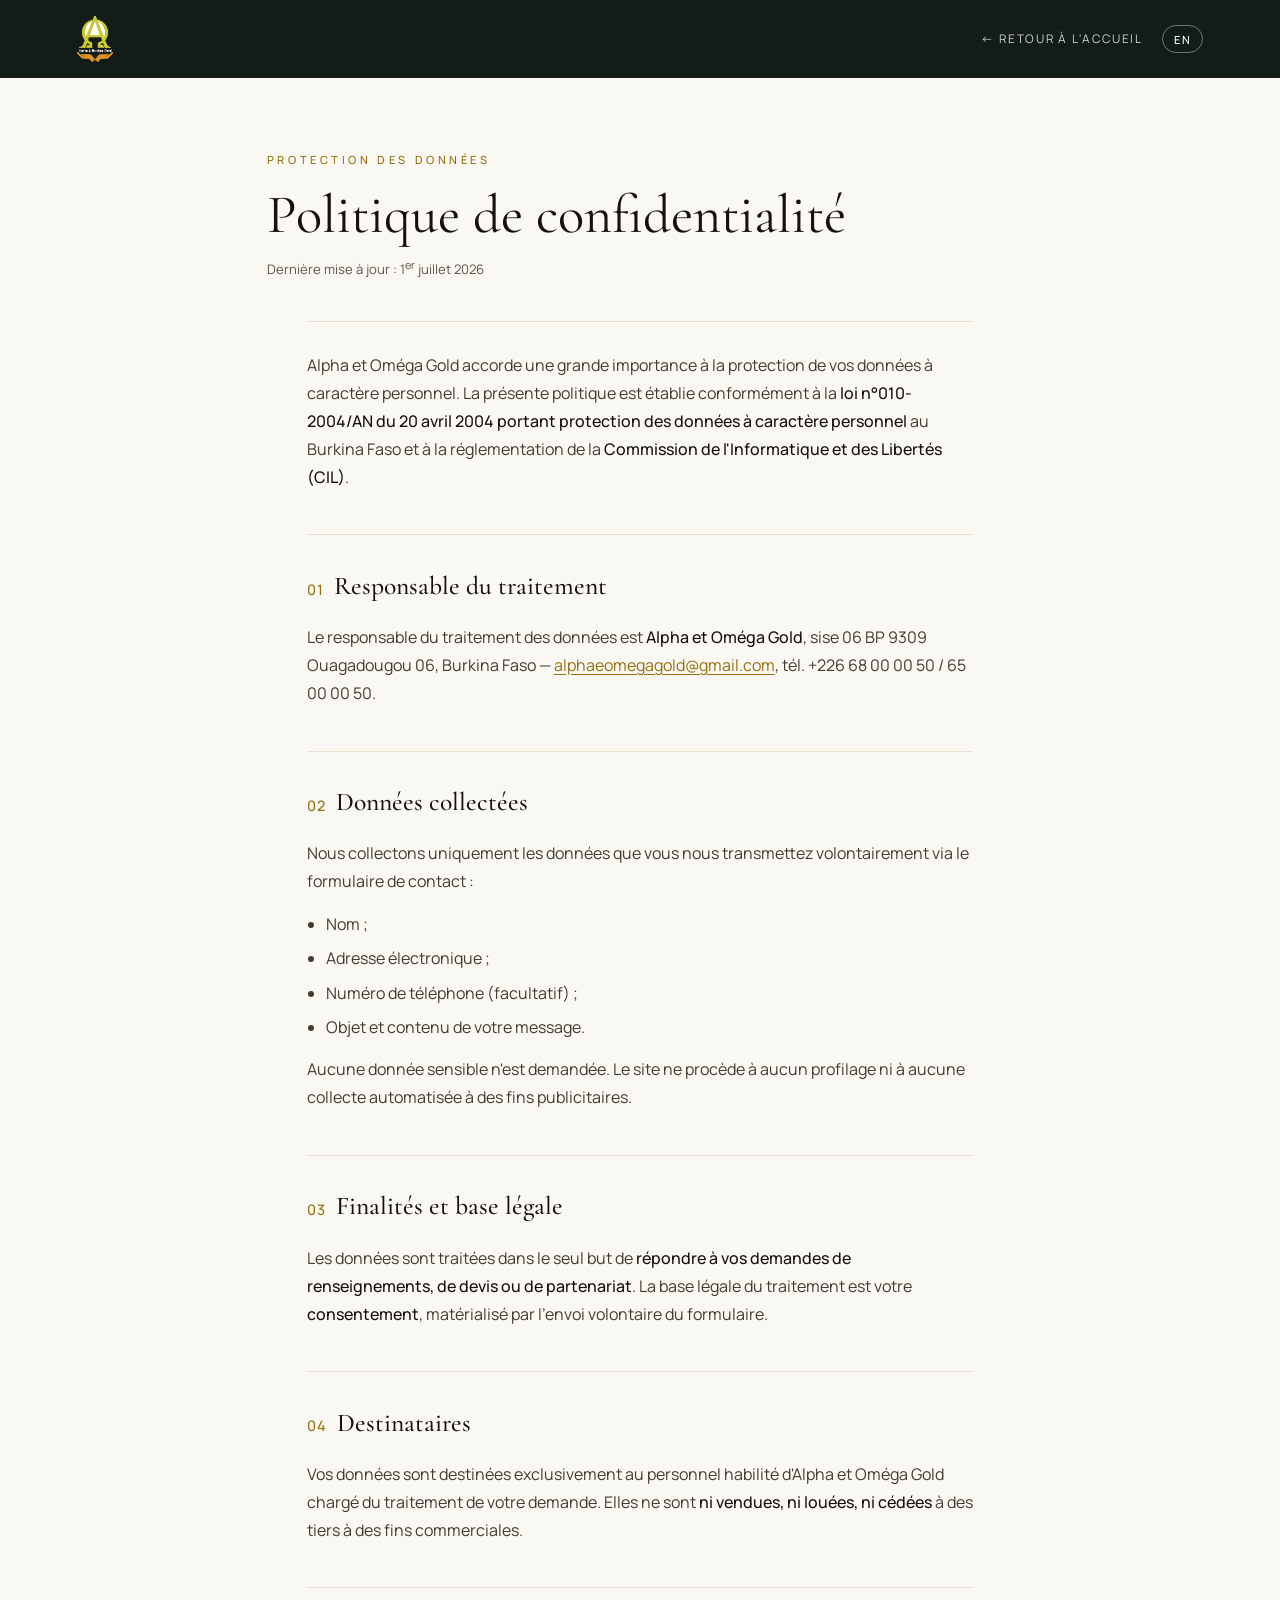
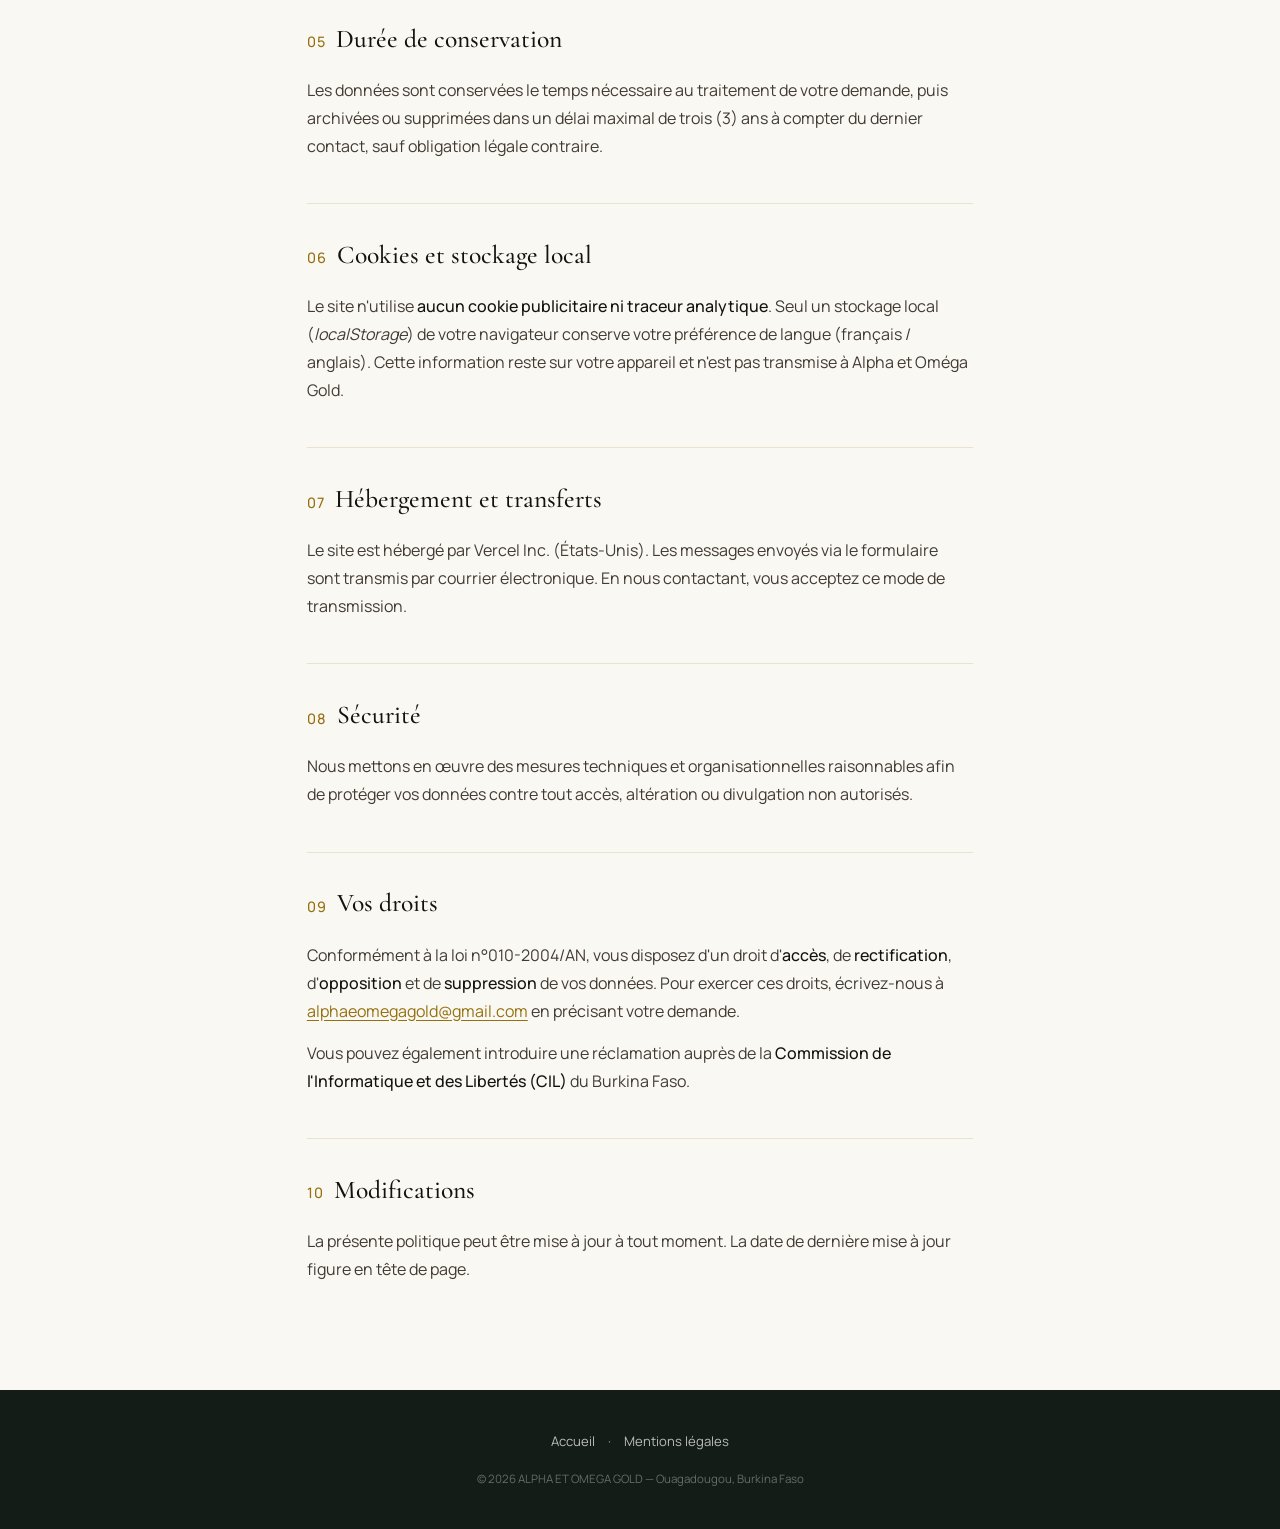
<file: confidentialite.html>
<!DOCTYPE html>
<html lang="fr">
<head>
<meta charset="UTF-8">
<meta name="viewport" content="width=device-width,initial-scale=1">
<meta name="theme-color" content="#141c18">
<title>Politique de confidentialité — ALPHA ET OMEGA GOLD</title>
<meta name="description" content="Politique de confidentialité et protection des données personnelles d'Alpha & Oméga Gold, conforme à la loi n°010-2004/AN du Burkina Faso.">
<meta name="robots" content="index,follow">
<link rel="canonical" href="https://omegagold.vercel.app/confidentialite">
<link rel="icon" href="assets/favicon.ico" sizes="any">
<link rel="icon" type="image/png" sizes="32x32" href="assets/favicon-32.png">
<link rel="apple-touch-icon" href="assets/apple-touch-icon.png">
<link rel="preconnect" href="https://fonts.googleapis.com"><link rel="preconnect" href="https://fonts.gstatic.com" crossorigin>
<link href="https://fonts.googleapis.com/css2?family=Cormorant+Garamond:ital,wght@0,400;0,500;1,400&family=Italiana&family=Manrope:wght@400;500&display=swap" rel="stylesheet">
<style>
:root{--bg:#faf8f3;--dark:#141c18;--gold:#96700f;--gold-l:#caa03a;--w:#15120e;--g:#423b33;--gd:#5e564c;--b:rgba(150,112,15,.16);--se:'Cormorant Garamond',Georgia,serif;--di:'Italiana',Georgia,serif;--bo:'Manrope',system-ui,sans-serif}
*,*::before,*::after{margin:0;padding:0;box-sizing:border-box}
[hidden]{display:none!important}
body{background:var(--bg);color:var(--w);font-family:var(--bo);font-weight:400;line-height:1.75;-webkit-font-smoothing:antialiased}
a{color:var(--gold);text-underline-offset:3px}a:hover{color:var(--gold-l)}
img{max-width:100%;display:block}
.topbar{background:var(--dark);display:flex;align-items:center;justify-content:space-between;padding:1rem 6%;position:sticky;top:0;z-index:10;gap:1rem;flex-wrap:wrap}
.topbar .logo img{height:46px;width:auto;display:block}
.tb-right{display:flex;align-items:center;gap:1.2rem}
.topbar .home{color:rgba(255,255,255,.8);text-decoration:none;font-size:.74rem;letter-spacing:.15em;text-transform:uppercase}
.topbar .home:hover{color:var(--gold-l)}
.lang-switch{border:1px solid rgba(255,255,255,.4);background:transparent;color:#fff;font-family:var(--bo);font-size:.7rem;letter-spacing:.12em;font-weight:500;padding:.35rem .7rem;border-radius:20px;cursor:pointer;text-transform:uppercase;transition:all .3s}
.lang-switch:hover{background:var(--gold);border-color:var(--gold)}
.head{padding:4.5rem 6% 2.5rem;max-width:900px;margin:0 auto}
.eyebrow{font-size:.7rem;letter-spacing:.32em;text-transform:uppercase;color:var(--gold);font-weight:500;margin-bottom:1rem}
h1{font-family:var(--se);font-weight:400;font-size:clamp(2.2rem,5vw,3.4rem);line-height:1.1;margin-bottom:.6rem}
.updated{font-size:.82rem;color:var(--gd)}
main{max-width:820px;margin:0 auto;padding:0 6% 4rem}
section{padding:1.8rem 0;border-top:1px solid var(--b)}
h2{font-family:var(--se);font-weight:500;font-size:1.6rem;margin-bottom:.9rem;color:var(--w)}
h2 .n{color:var(--gold);font-size:.9rem;font-family:var(--bo);letter-spacing:.1em;margin-right:.6rem;vertical-align:middle}
p{margin-bottom:.9rem;color:var(--g)}
ul{margin:.4rem 0 .9rem 1.2rem;color:var(--g)}li{margin-bottom:.4rem}
strong{color:var(--w);font-weight:500}
.dl{list-style:none;margin:0}.dl li{margin-bottom:.5rem}.dl b{color:var(--w);font-weight:500;display:inline-block;min-width:180px}
footer{background:var(--dark);color:rgba(255,255,255,.55);padding:2.5rem 6%;text-align:center;font-size:.82rem}
footer a{color:rgba(255,255,255,.7);text-decoration:none;margin:0 .6rem}footer a:hover{color:var(--gold-l)}
footer .cop{margin-top:1rem;font-size:.72rem;color:rgba(255,255,255,.35)}
@media(max-width:600px){.dl b{min-width:auto;display:block}}
</style>
</head>
<body>
<div class="topbar">
  <a href="/" class="logo" aria-label="Accueil"><img src="assets/logo-light.png" alt="Alpha & Oméga Gold"></a>
  <div class="tb-right">
    <a href="/" class="home" data-fr="← Retour à l'accueil" data-en="← Back to home">← Retour à l'accueil</a>
    <button class="lang-switch" id="langBtn" aria-label="Changer de langue">EN</button>
  </div>
</div>

<!-- FRANÇAIS -->
<div data-lang="fr">
  <div class="head">
    <div class="eyebrow">Protection des données</div>
    <h1>Politique de confidentialité</h1>
    <div class="updated">Dernière mise à jour : 1<sup>er</sup> juillet 2026</div>
  </div>
  <main>
    <section>
      <p>Alpha et Oméga Gold accorde une grande importance à la protection de vos données à caractère personnel. La présente politique est établie conformément à la <strong>loi n°010-2004/AN du 20 avril 2004 portant protection des données à caractère personnel</strong> au Burkina Faso et à la réglementation de la <strong>Commission de l'Informatique et des Libertés (CIL)</strong>.</p>
    </section>
    <section>
      <h2><span class="n">01</span>Responsable du traitement</h2>
      <p>Le responsable du traitement des données est <strong>Alpha et Oméga Gold</strong>, sise 06 BP 9309 Ouagadougou 06, Burkina Faso — <a href="mailto:alphaeomegagold@gmail.com">alphaeomegagold@gmail.com</a>, tél. +226 68 00 00 50 / 65 00 00 50.</p>
    </section>
    <section>
      <h2><span class="n">02</span>Données collectées</h2>
      <p>Nous collectons uniquement les données que vous nous transmettez volontairement via le formulaire de contact :</p>
      <ul>
        <li>Nom ;</li>
        <li>Adresse électronique ;</li>
        <li>Numéro de téléphone (facultatif) ;</li>
        <li>Objet et contenu de votre message.</li>
      </ul>
      <p>Aucune donnée sensible n'est demandée. Le site ne procède à aucun profilage ni à aucune collecte automatisée à des fins publicitaires.</p>
    </section>
    <section>
      <h2><span class="n">03</span>Finalités et base légale</h2>
      <p>Les données sont traitées dans le seul but de <strong>répondre à vos demandes de renseignements, de devis ou de partenariat</strong>. La base légale du traitement est votre <strong>consentement</strong>, matérialisé par l'envoi volontaire du formulaire.</p>
    </section>
    <section>
      <h2><span class="n">04</span>Destinataires</h2>
      <p>Vos données sont destinées exclusivement au personnel habilité d'Alpha et Oméga Gold chargé du traitement de votre demande. Elles ne sont <strong>ni vendues, ni louées, ni cédées</strong> à des tiers à des fins commerciales.</p>
    </section>
    <section>
      <h2><span class="n">05</span>Durée de conservation</h2>
      <p>Les données sont conservées le temps nécessaire au traitement de votre demande, puis archivées ou supprimées dans un délai maximal de trois (3) ans à compter du dernier contact, sauf obligation légale contraire.</p>
    </section>
    <section>
      <h2><span class="n">06</span>Cookies et stockage local</h2>
      <p>Le site n'utilise <strong>aucun cookie publicitaire ni traceur analytique</strong>. Seul un stockage local (<em>localStorage</em>) de votre navigateur conserve votre préférence de langue (français / anglais). Cette information reste sur votre appareil et n'est pas transmise à Alpha et Oméga Gold.</p>
    </section>
    <section>
      <h2><span class="n">07</span>Hébergement et transferts</h2>
      <p>Le site est hébergé par Vercel Inc. (États-Unis). Les messages envoyés via le formulaire sont transmis par courrier électronique. En nous contactant, vous acceptez ce mode de transmission.</p>
    </section>
    <section>
      <h2><span class="n">08</span>Sécurité</h2>
      <p>Nous mettons en œuvre des mesures techniques et organisationnelles raisonnables afin de protéger vos données contre tout accès, altération ou divulgation non autorisés.</p>
    </section>
    <section>
      <h2><span class="n">09</span>Vos droits</h2>
      <p>Conformément à la loi n°010-2004/AN, vous disposez d'un droit d'<strong>accès</strong>, de <strong>rectification</strong>, d'<strong>opposition</strong> et de <strong>suppression</strong> de vos données. Pour exercer ces droits, écrivez-nous à <a href="mailto:alphaeomegagold@gmail.com">alphaeomegagold@gmail.com</a> en précisant votre demande.</p>
      <p>Vous pouvez également introduire une réclamation auprès de la <strong>Commission de l'Informatique et des Libertés (CIL)</strong> du Burkina Faso.</p>
    </section>
    <section>
      <h2><span class="n">10</span>Modifications</h2>
      <p>La présente politique peut être mise à jour à tout moment. La date de dernière mise à jour figure en tête de page.</p>
    </section>
  </main>
</div>

<!-- ENGLISH -->
<div data-lang="en" hidden>
  <div class="head">
    <div class="eyebrow">Data protection</div>
    <h1>Privacy policy</h1>
    <div class="updated">Last updated: July 1, 2026</div>
  </div>
  <main>
    <section>
      <p>Alpha et Oméga Gold attaches great importance to the protection of your personal data. This policy is established in accordance with <strong>law n°010-2004/AN of 20 April 2004 on the protection of personal data</strong> in Burkina Faso and with the regulations of the <strong>Commission de l'Informatique et des Libertés (CIL)</strong>.</p>
    </section>
    <section>
      <h2><span class="n">01</span>Data controller</h2>
      <p>The data controller is <strong>Alpha et Oméga Gold</strong>, located at 06 BP 9309 Ouagadougou 06, Burkina Faso — <a href="mailto:alphaeomegagold@gmail.com">alphaeomegagold@gmail.com</a>, phone +226 68 00 00 50 / 65 00 00 50.</p>
    </section>
    <section>
      <h2><span class="n">02</span>Data collected</h2>
      <p>We only collect the data you voluntarily provide via the contact form:</p>
      <ul>
        <li>Name;</li>
        <li>Email address;</li>
        <li>Phone number (optional);</li>
        <li>Subject and content of your message.</li>
      </ul>
      <p>No sensitive data is requested. The site does not carry out any profiling or automated collection for advertising purposes.</p>
    </section>
    <section>
      <h2><span class="n">03</span>Purposes and legal basis</h2>
      <p>The data is processed for the sole purpose of <strong>responding to your requests for information, quotes or partnership</strong>. The legal basis for processing is your <strong>consent</strong>, expressed by voluntarily submitting the form.</p>
    </section>
    <section>
      <h2><span class="n">04</span>Recipients</h2>
      <p>Your data is intended exclusively for the authorised staff of Alpha et Oméga Gold responsible for handling your request. It is <strong>neither sold, rented, nor transferred</strong> to third parties for commercial purposes.</p>
    </section>
    <section>
      <h2><span class="n">05</span>Retention period</h2>
      <p>The data is kept for as long as necessary to process your request, then archived or deleted within a maximum of three (3) years from the last contact, unless otherwise required by law.</p>
    </section>
    <section>
      <h2><span class="n">06</span>Cookies and local storage</h2>
      <p>The site uses <strong>no advertising cookies or analytics trackers</strong>. Only local storage (<em>localStorage</em>) in your browser keeps your language preference (French / English). This information stays on your device and is not sent to Alpha et Oméga Gold.</p>
    </section>
    <section>
      <h2><span class="n">07</span>Hosting and transfers</h2>
      <p>The site is hosted by Vercel Inc. (United States). Messages sent via the form are transmitted by email. By contacting us, you accept this method of transmission.</p>
    </section>
    <section>
      <h2><span class="n">08</span>Security</h2>
      <p>We implement reasonable technical and organisational measures to protect your data against any unauthorised access, alteration or disclosure.</p>
    </section>
    <section>
      <h2><span class="n">09</span>Your rights</h2>
      <p>In accordance with law n°010-2004/AN, you have the right to <strong>access</strong>, <strong>rectify</strong>, <strong>object to</strong> and <strong>delete</strong> your data. To exercise these rights, write to us at <a href="mailto:alphaeomegagold@gmail.com">alphaeomegagold@gmail.com</a>, specifying your request.</p>
      <p>You may also file a complaint with the <strong>Commission de l'Informatique et des Libertés (CIL)</strong> of Burkina Faso.</p>
    </section>
    <section>
      <h2><span class="n">10</span>Changes</h2>
      <p>This policy may be updated at any time. The last update date is shown at the top of the page.</p>
    </section>
  </main>
</div>

<footer>
  <div><a href="/" data-fr="Accueil" data-en="Home">Accueil</a> · <a href="/mentions-legales.html" data-fr="Mentions légales" data-en="Legal notice">Mentions légales</a></div>
  <div class="cop">© <span id="yr">2026</span> ALPHA ET OMEGA GOLD — Ouagadougou, Burkina Faso</div>
</footer>
<script>
(function(){
  var KEY='aog_lang', T={fr:"Politique de confidentialité — ALPHA ET OMEGA GOLD",en:"Privacy policy — ALPHA ET OMEGA GOLD"};
  var btn=document.getElementById('langBtn');
  var lang=(function(){try{return localStorage.getItem(KEY)==='en'?'en':'fr';}catch(e){return 'fr';}})();
  function apply(l){
    lang=l; try{localStorage.setItem(KEY,l);}catch(e){}
    document.documentElement.lang=l;
    document.querySelectorAll('[data-lang]').forEach(function(el){el.hidden=(el.getAttribute('data-lang')!==l);});
    document.querySelectorAll('[data-fr]').forEach(function(el){el.textContent=el.getAttribute('data-'+l);});
    if(btn)btn.textContent=(l==='fr')?'EN':'FR';
    document.title=T[l];
  }
  if(btn)btn.addEventListener('click',function(){apply(lang==='fr'?'en':'fr');});
  apply(lang);
  document.getElementById('yr').textContent=new Date().getFullYear();
})();
</script>
</body>
</html>
</file>
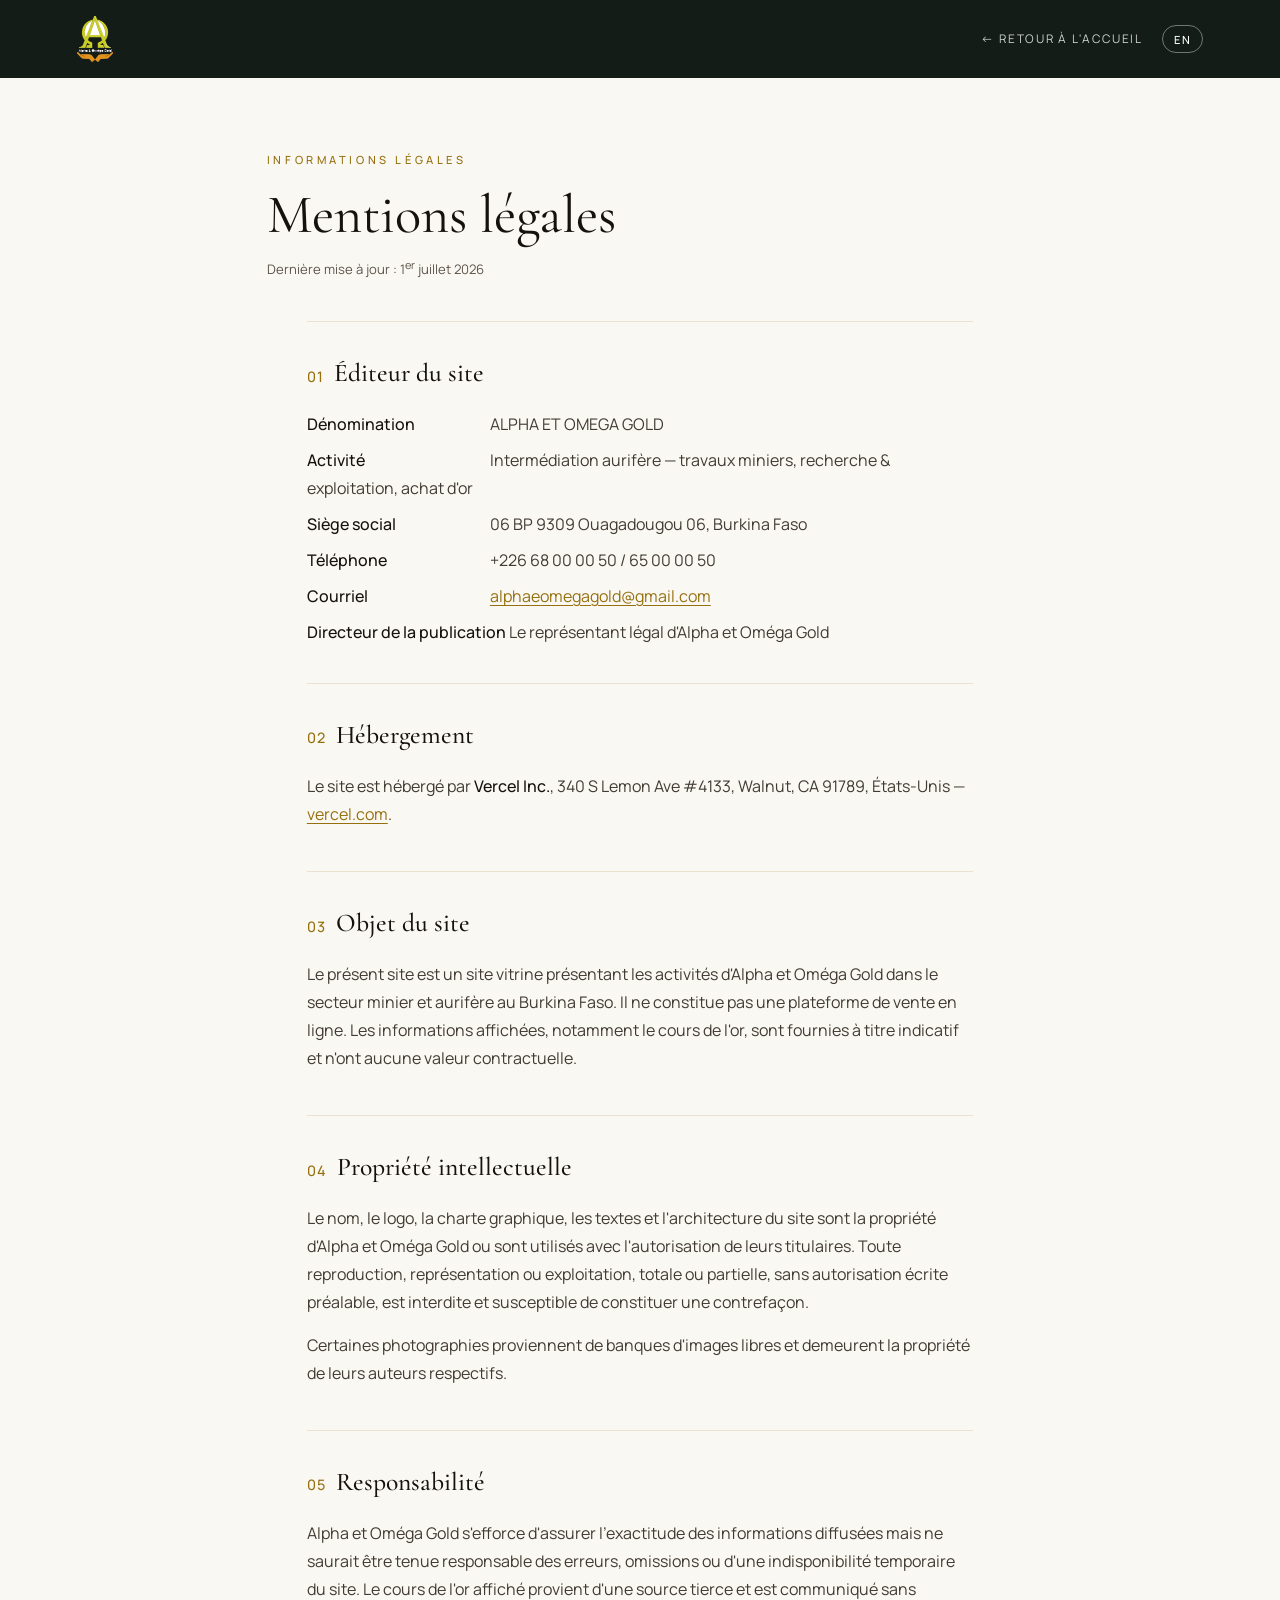
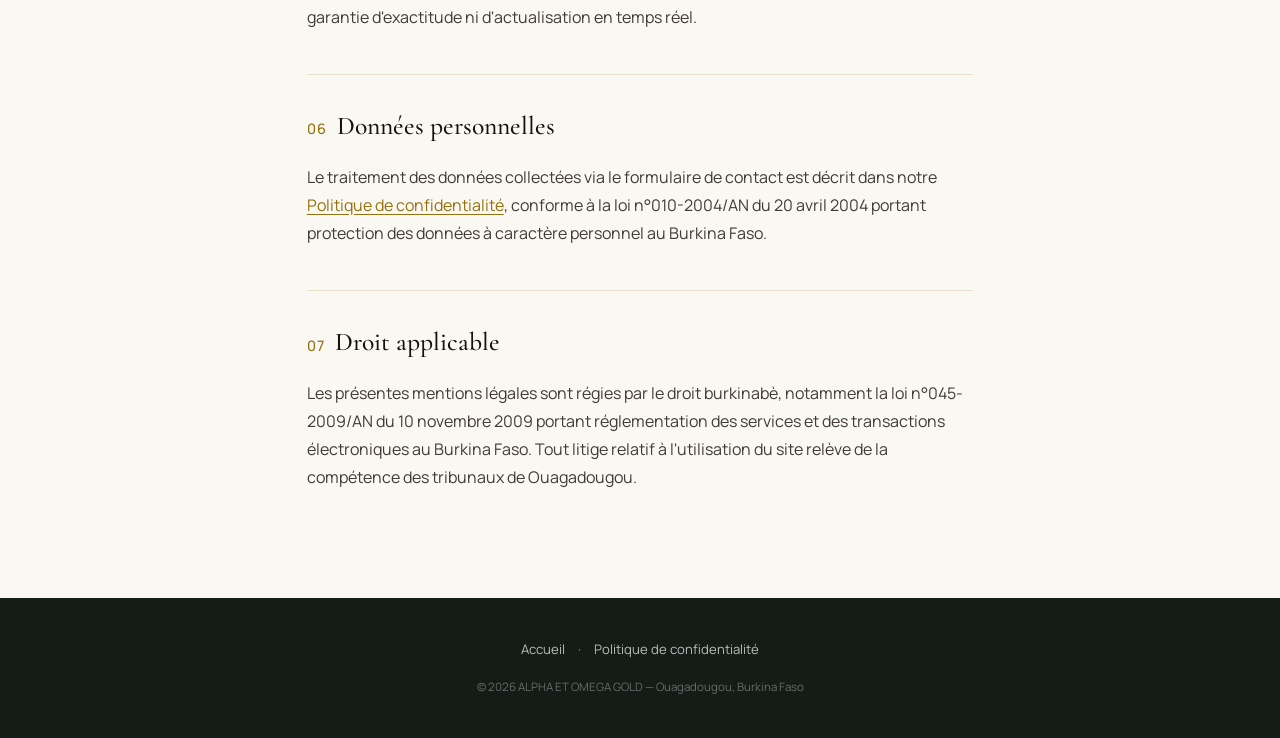
<file: mentions-legales.html>
<!DOCTYPE html>
<html lang="fr">
<head>
<meta charset="UTF-8">
<meta name="viewport" content="width=device-width,initial-scale=1">
<meta name="theme-color" content="#141c18">
<title>Mentions légales — ALPHA ET OMEGA GOLD</title>
<meta name="description" content="Mentions légales du site Alpha & Oméga Gold, intermédiaire aurifère au Burkina Faso.">
<meta name="robots" content="index,follow">
<link rel="canonical" href="https://omegagold.vercel.app/mentions-legales">
<link rel="icon" href="assets/favicon.ico" sizes="any">
<link rel="icon" type="image/png" sizes="32x32" href="assets/favicon-32.png">
<link rel="apple-touch-icon" href="assets/apple-touch-icon.png">
<link rel="preconnect" href="https://fonts.googleapis.com"><link rel="preconnect" href="https://fonts.gstatic.com" crossorigin>
<link href="https://fonts.googleapis.com/css2?family=Cormorant+Garamond:ital,wght@0,400;0,500;1,400&family=Italiana&family=Manrope:wght@400;500&display=swap" rel="stylesheet">
<style>
:root{--bg:#faf8f3;--dark:#141c18;--gold:#96700f;--gold-l:#caa03a;--w:#15120e;--g:#423b33;--gd:#5e564c;--b:rgba(150,112,15,.16);--se:'Cormorant Garamond',Georgia,serif;--di:'Italiana',Georgia,serif;--bo:'Manrope',system-ui,sans-serif}
*,*::before,*::after{margin:0;padding:0;box-sizing:border-box}
[hidden]{display:none!important}
body{background:var(--bg);color:var(--w);font-family:var(--bo);font-weight:400;line-height:1.75;-webkit-font-smoothing:antialiased}
a{color:var(--gold);text-underline-offset:3px}a:hover{color:var(--gold-l)}
img{max-width:100%;display:block}
.topbar{background:var(--dark);display:flex;align-items:center;justify-content:space-between;padding:1rem 6%;position:sticky;top:0;z-index:10;gap:1rem;flex-wrap:wrap}
.topbar .logo img{height:46px;width:auto;display:block}
.tb-right{display:flex;align-items:center;gap:1.2rem}
.topbar .home{color:rgba(255,255,255,.8);text-decoration:none;font-size:.74rem;letter-spacing:.15em;text-transform:uppercase}
.topbar .home:hover{color:var(--gold-l)}
.lang-switch{border:1px solid rgba(255,255,255,.4);background:transparent;color:#fff;font-family:var(--bo);font-size:.7rem;letter-spacing:.12em;font-weight:500;padding:.35rem .7rem;border-radius:20px;cursor:pointer;text-transform:uppercase;transition:all .3s}
.lang-switch:hover{background:var(--gold);border-color:var(--gold)}
.head{padding:4.5rem 6% 2.5rem;max-width:900px;margin:0 auto}
.eyebrow{font-size:.7rem;letter-spacing:.32em;text-transform:uppercase;color:var(--gold);font-weight:500;margin-bottom:1rem}
h1{font-family:var(--se);font-weight:400;font-size:clamp(2.2rem,5vw,3.4rem);line-height:1.1;margin-bottom:.6rem}
.updated{font-size:.82rem;color:var(--gd)}
main{max-width:820px;margin:0 auto;padding:0 6% 4rem}
section{padding:1.8rem 0;border-top:1px solid var(--b)}
h2{font-family:var(--se);font-weight:500;font-size:1.6rem;margin-bottom:.9rem;color:var(--w)}
h2 .n{color:var(--gold);font-size:.9rem;font-family:var(--bo);letter-spacing:.1em;margin-right:.6rem;vertical-align:middle}
p{margin-bottom:.9rem;color:var(--g)}
ul{margin:.4rem 0 .9rem 1.2rem;color:var(--g)}li{margin-bottom:.4rem}
strong{color:var(--w);font-weight:500}
.dl{list-style:none;margin:0}.dl li{margin-bottom:.5rem}.dl b{color:var(--w);font-weight:500;display:inline-block;min-width:180px}
footer{background:var(--dark);color:rgba(255,255,255,.55);padding:2.5rem 6%;text-align:center;font-size:.82rem}
footer a{color:rgba(255,255,255,.7);text-decoration:none;margin:0 .6rem}footer a:hover{color:var(--gold-l)}
footer .cop{margin-top:1rem;font-size:.72rem;color:rgba(255,255,255,.35)}
@media(max-width:600px){.dl b{min-width:auto;display:block}}
</style>
</head>
<body>
<div class="topbar">
  <a href="/" class="logo" aria-label="Accueil"><img src="assets/logo-light.png" alt="Alpha & Oméga Gold"></a>
  <div class="tb-right">
    <a href="/" class="home" data-fr="← Retour à l'accueil" data-en="← Back to home">← Retour à l'accueil</a>
    <button class="lang-switch" id="langBtn" aria-label="Changer de langue">EN</button>
  </div>
</div>

<!-- FRANÇAIS -->
<div data-lang="fr">
  <div class="head">
    <div class="eyebrow">Informations légales</div>
    <h1>Mentions légales</h1>
    <div class="updated">Dernière mise à jour : 1<sup>er</sup> juillet 2026</div>
  </div>
  <main>
    <section>
      <h2><span class="n">01</span>Éditeur du site</h2>
      <ul class="dl">
        <li><b>Dénomination</b> ALPHA ET OMEGA GOLD</li>
        <li><b>Activité</b> Intermédiation aurifère — travaux miniers, recherche &amp; exploitation, achat d'or</li>
        <li><b>Siège social</b> 06 BP 9309 Ouagadougou 06, Burkina Faso</li>
        <li><b>Téléphone</b> +226 68 00 00 50 / 65 00 00 50</li>
        <li><b>Courriel</b> <a href="mailto:alphaeomegagold@gmail.com">alphaeomegagold@gmail.com</a></li>
        <li><b>Directeur de la publication</b> Le représentant légal d'Alpha et Oméga Gold</li>
      </ul>
    </section>
    <section>
      <h2><span class="n">02</span>Hébergement</h2>
      <p>Le site est hébergé par <strong>Vercel Inc.</strong>, 340 S Lemon Ave #4133, Walnut, CA 91789, États-Unis — <a href="https://vercel.com" rel="noopener" target="_blank">vercel.com</a>.</p>
    </section>
    <section>
      <h2><span class="n">03</span>Objet du site</h2>
      <p>Le présent site est un site vitrine présentant les activités d'Alpha et Oméga Gold dans le secteur minier et aurifère au Burkina Faso. Il ne constitue pas une plateforme de vente en ligne. Les informations affichées, notamment le cours de l'or, sont fournies à titre indicatif et n'ont aucune valeur contractuelle.</p>
    </section>
    <section>
      <h2><span class="n">04</span>Propriété intellectuelle</h2>
      <p>Le nom, le logo, la charte graphique, les textes et l'architecture du site sont la propriété d'Alpha et Oméga Gold ou sont utilisés avec l'autorisation de leurs titulaires. Toute reproduction, représentation ou exploitation, totale ou partielle, sans autorisation écrite préalable, est interdite et susceptible de constituer une contrefaçon.</p>
      <p>Certaines photographies proviennent de banques d'images libres et demeurent la propriété de leurs auteurs respectifs.</p>
    </section>
    <section>
      <h2><span class="n">05</span>Responsabilité</h2>
      <p>Alpha et Oméga Gold s'efforce d'assurer l'exactitude des informations diffusées mais ne saurait être tenue responsable des erreurs, omissions ou d'une indisponibilité temporaire du site. Le cours de l'or affiché provient d'une source tierce et est communiqué sans garantie d'exactitude ni d'actualisation en temps réel.</p>
    </section>
    <section>
      <h2><span class="n">06</span>Données personnelles</h2>
      <p>Le traitement des données collectées via le formulaire de contact est décrit dans notre <a href="/confidentialite.html">Politique de confidentialité</a>, conforme à la loi n°010-2004/AN du 20 avril 2004 portant protection des données à caractère personnel au Burkina Faso.</p>
    </section>
    <section>
      <h2><span class="n">07</span>Droit applicable</h2>
      <p>Les présentes mentions légales sont régies par le droit burkinabè, notamment la loi n°045-2009/AN du 10 novembre 2009 portant réglementation des services et des transactions électroniques au Burkina Faso. Tout litige relatif à l'utilisation du site relève de la compétence des tribunaux de Ouagadougou.</p>
    </section>
  </main>
</div>

<!-- ENGLISH -->
<div data-lang="en" hidden>
  <div class="head">
    <div class="eyebrow">Legal information</div>
    <h1>Legal notice</h1>
    <div class="updated">Last updated: July 1, 2026</div>
  </div>
  <main>
    <section>
      <h2><span class="n">01</span>Site publisher</h2>
      <ul class="dl">
        <li><b>Name</b> ALPHA ET OMEGA GOLD</li>
        <li><b>Activity</b> Gold intermediation — mining works, exploration &amp; operation, gold buying</li>
        <li><b>Registered office</b> 06 BP 9309 Ouagadougou 06, Burkina Faso</li>
        <li><b>Phone</b> +226 68 00 00 50 / 65 00 00 50</li>
        <li><b>Email</b> <a href="mailto:alphaeomegagold@gmail.com">alphaeomegagold@gmail.com</a></li>
        <li><b>Publication director</b> The legal representative of Alpha et Oméga Gold</li>
      </ul>
    </section>
    <section>
      <h2><span class="n">02</span>Hosting</h2>
      <p>This site is hosted by <strong>Vercel Inc.</strong>, 340 S Lemon Ave #4133, Walnut, CA 91789, USA — <a href="https://vercel.com" rel="noopener" target="_blank">vercel.com</a>.</p>
    </section>
    <section>
      <h2><span class="n">03</span>Purpose of the site</h2>
      <p>This website is a showcase site presenting the activities of Alpha et Oméga Gold in the mining and gold sector in Burkina Faso. It is not an online sales platform. The information displayed, in particular the gold price, is provided for indicative purposes only and has no contractual value.</p>
    </section>
    <section>
      <h2><span class="n">04</span>Intellectual property</h2>
      <p>The name, logo, visual identity, texts and architecture of the site are the property of Alpha et Oméga Gold or are used with the permission of their owners. Any reproduction, representation or use, in whole or in part, without prior written authorisation, is prohibited and may constitute infringement.</p>
      <p>Some photographs come from free image banks and remain the property of their respective authors.</p>
    </section>
    <section>
      <h2><span class="n">05</span>Liability</h2>
      <p>Alpha et Oméga Gold strives to ensure the accuracy of the information published but cannot be held liable for errors, omissions or temporary unavailability of the site. The gold price shown comes from a third-party source and is provided without any guarantee of accuracy or real-time updating.</p>
    </section>
    <section>
      <h2><span class="n">06</span>Personal data</h2>
      <p>The processing of data collected via the contact form is described in our <a href="/confidentialite.html">Privacy Policy</a>, compliant with law n°010-2004/AN of 20 April 2004 on the protection of personal data in Burkina Faso.</p>
    </section>
    <section>
      <h2><span class="n">07</span>Applicable law</h2>
      <p>These legal notices are governed by the law of Burkina Faso, in particular law n°045-2009/AN of 10 November 2009 regulating electronic services and transactions in Burkina Faso. Any dispute relating to the use of the site falls under the jurisdiction of the courts of Ouagadougou.</p>
    </section>
  </main>
</div>

<footer>
  <div><a href="/" data-fr="Accueil" data-en="Home">Accueil</a> · <a href="/confidentialite.html" data-fr="Politique de confidentialité" data-en="Privacy policy">Politique de confidentialité</a></div>
  <div class="cop">© <span id="yr">2026</span> ALPHA ET OMEGA GOLD — Ouagadougou, Burkina Faso</div>
</footer>
<script>
(function(){
  var KEY='aog_lang', T={fr:"Mentions légales — ALPHA ET OMEGA GOLD",en:"Legal notice — ALPHA ET OMEGA GOLD"};
  var btn=document.getElementById('langBtn');
  var lang=(function(){try{return localStorage.getItem(KEY)==='en'?'en':'fr';}catch(e){return 'fr';}})();
  function apply(l){
    lang=l; try{localStorage.setItem(KEY,l);}catch(e){}
    document.documentElement.lang=l;
    document.querySelectorAll('[data-lang]').forEach(function(el){el.hidden=(el.getAttribute('data-lang')!==l);});
    document.querySelectorAll('[data-fr]').forEach(function(el){el.textContent=el.getAttribute('data-'+l);});
    if(btn)btn.textContent=(l==='fr')?'EN':'FR';
    document.title=T[l];
  }
  if(btn)btn.addEventListener('click',function(){apply(lang==='fr'?'en':'fr');});
  apply(lang);
  document.getElementById('yr').textContent=new Date().getFullYear();
})();
</script>
</body>
</html>
</file>
